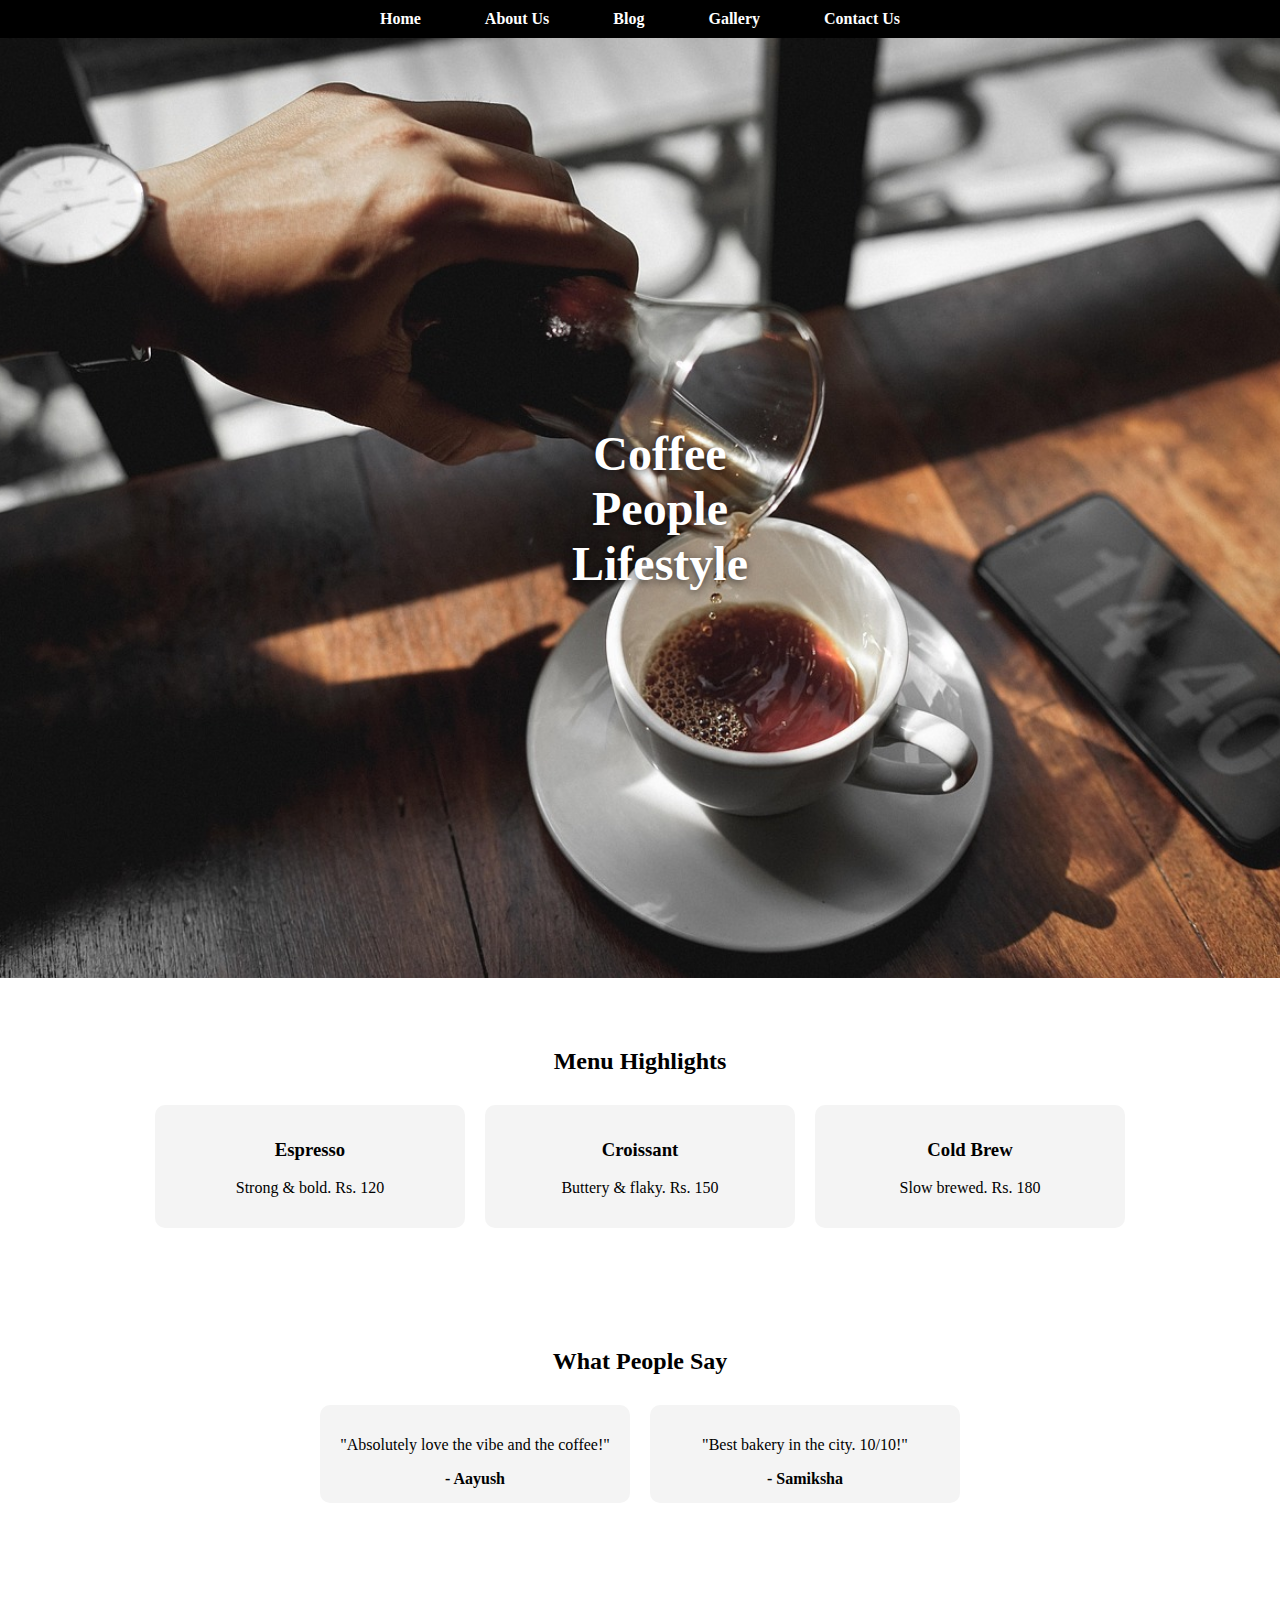
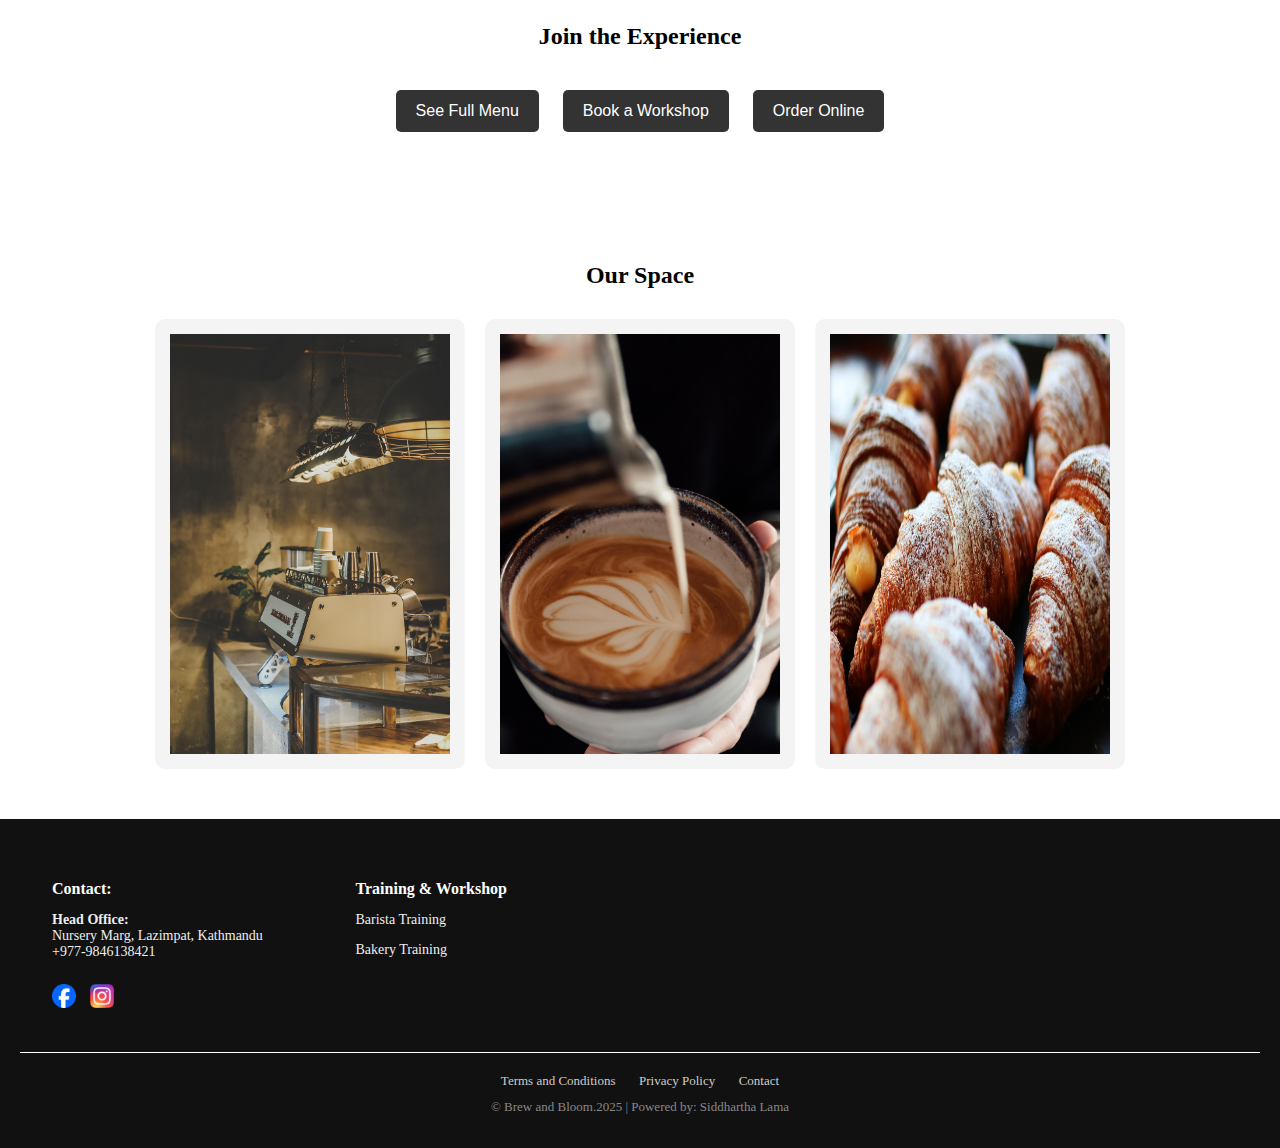
<file: Portfolio/Final/index.html>
<!DOCTYPE html>
<html lang="en">
<head>
    <!-- Meta tags for encoding and responsiveness -->
    <meta charset="UTF-8">
    <meta name="viewport" content="width=device-width, initial-scale=1.0">
    
    <!-- Page title -->
    <title>Brew and Bloom</title>

    <!-- Linking external CSS -->
    <link rel="stylesheet" href="style.css">
</head>
<body>

    <!-- Navigation bar -->
    <nav>
        <ul>
            <li><a href="#">Home</a></li>
            <li><a href="about.html">About Us </a></li>
            <li><a href="Blog.html">Blog</a></li>
            <li><a href="gallery.html">Gallery</a></li>
            <li><a href="contact.html">Contact Us</a></li>
        </ul>
    </nav>
       
    <!-- Hero/Main section with headline -->
    <section class="i-main">
        <div class="main-text">
            <h1>Coffee<br>People<br>Lifestyle</h1> <!-- Added line breaks for better readability -->
        </div>
    </section>

    <!-- Menu Highlights Section -->
    <section id="menu" class="section">
        <h2>Menu Highlights</h2>
        <div class="menu-items">
            <div>
                <h3>Espresso</h3>
                <p>Strong & bold. Rs. 120</p>
            </div>
            <div>
                <h3>Croissant</h3>
                <p>Buttery & flaky. Rs. 150</p>
            </div>
            <div>
                <h3>Cold Brew</h3>
                <p>Slow brewed. Rs. 180</p>
            </div>
        </div>
    </section>
    
    <!-- Testimonials Section -->
    <section id="testimonials" class="section">
        <h2>What People Say</h2>
        <div class="testimonials">
            <div>
                <p>"Absolutely love the vibe and the coffee!"</p>
                <strong>- Aayush</strong>
            </div>
            <div>
                <p>"Best bakery in the city. 10/10!"</p>
                <strong>- Samiksha</strong>
            </div>
        </div>
    </section>
    
    <!-- Call to Action Section -->
    <section id="cta" class="section">
        <h2>Join the Experience</h2>
        <div class="cta-buttons">
            <!-- This onclick won't work as expected, should be: onclick="location.href='contact.html'" -->
            <button onclick="location.href='contact.html'">See Full Menu</button>
            <button>Book a Workshop</button>
            <button>Order Online</button>
        </div>
    </section>
    
    <!-- Gallery Section -->
    <section id="gallery" class="section">
        <h2>Our Space</h2>
        <div class="gallery">
            <img src="images/cafe-7454951_1280.jpg" width="280" alt="Cafe Interior">
            <img src="images/coffee-8388244_1280.jpg" width="280" alt="Coffee Art">
            <img src="images/bread-4077812_1280.jpg" width="280" alt="Baked Goods">
        </div>
    </section>

    <!-- Footer Section -->
    <footer>
        <div class="footer-wrapper">
            <div class="footer-top">
                <!-- (Reserved space or layout purpose, currently empty) -->
            </div>

            <!-- Contact Information -->
            <div class="footer-section">
                <h4>Contact:</h4>
                <p><strong>Head Office:</strong><br>Nursery Marg, Lazimpat, Kathmandu<br>+977-9846138421</p>

                <!-- Social Media Icons -->
                <div class="social-icons">
                    <a href="#"><img src="images/2023_Facebook_icon.svg.webp" alt="Facebook" /></a>
                    <a href="#"><img src="images/Instagram_logo_2016.svg.webp" alt="Instagram" /></a>
                </div>
            </div>

            <!-- Training Information -->
            <div class="footer-section">
                <h4>Training & Workshop</h4>
                <p>Barista Training</p>
                <p>Bakery Training</p>
            </div>
        </div>
      
        <!-- Footer Bottom Links -->
        <div class="footer-bottom">
            <div class="footer-links">
                <a href="#">Terms and Conditions</a>
                <a href="#">Privacy Policy</a>
                <a href="#">Contact</a>
            </div>
            <p>© Brew and Bloom.2025 | Powered by: Siddhartha Lama</p>
        </div>
    </footer>

</body>
</html>
</file>
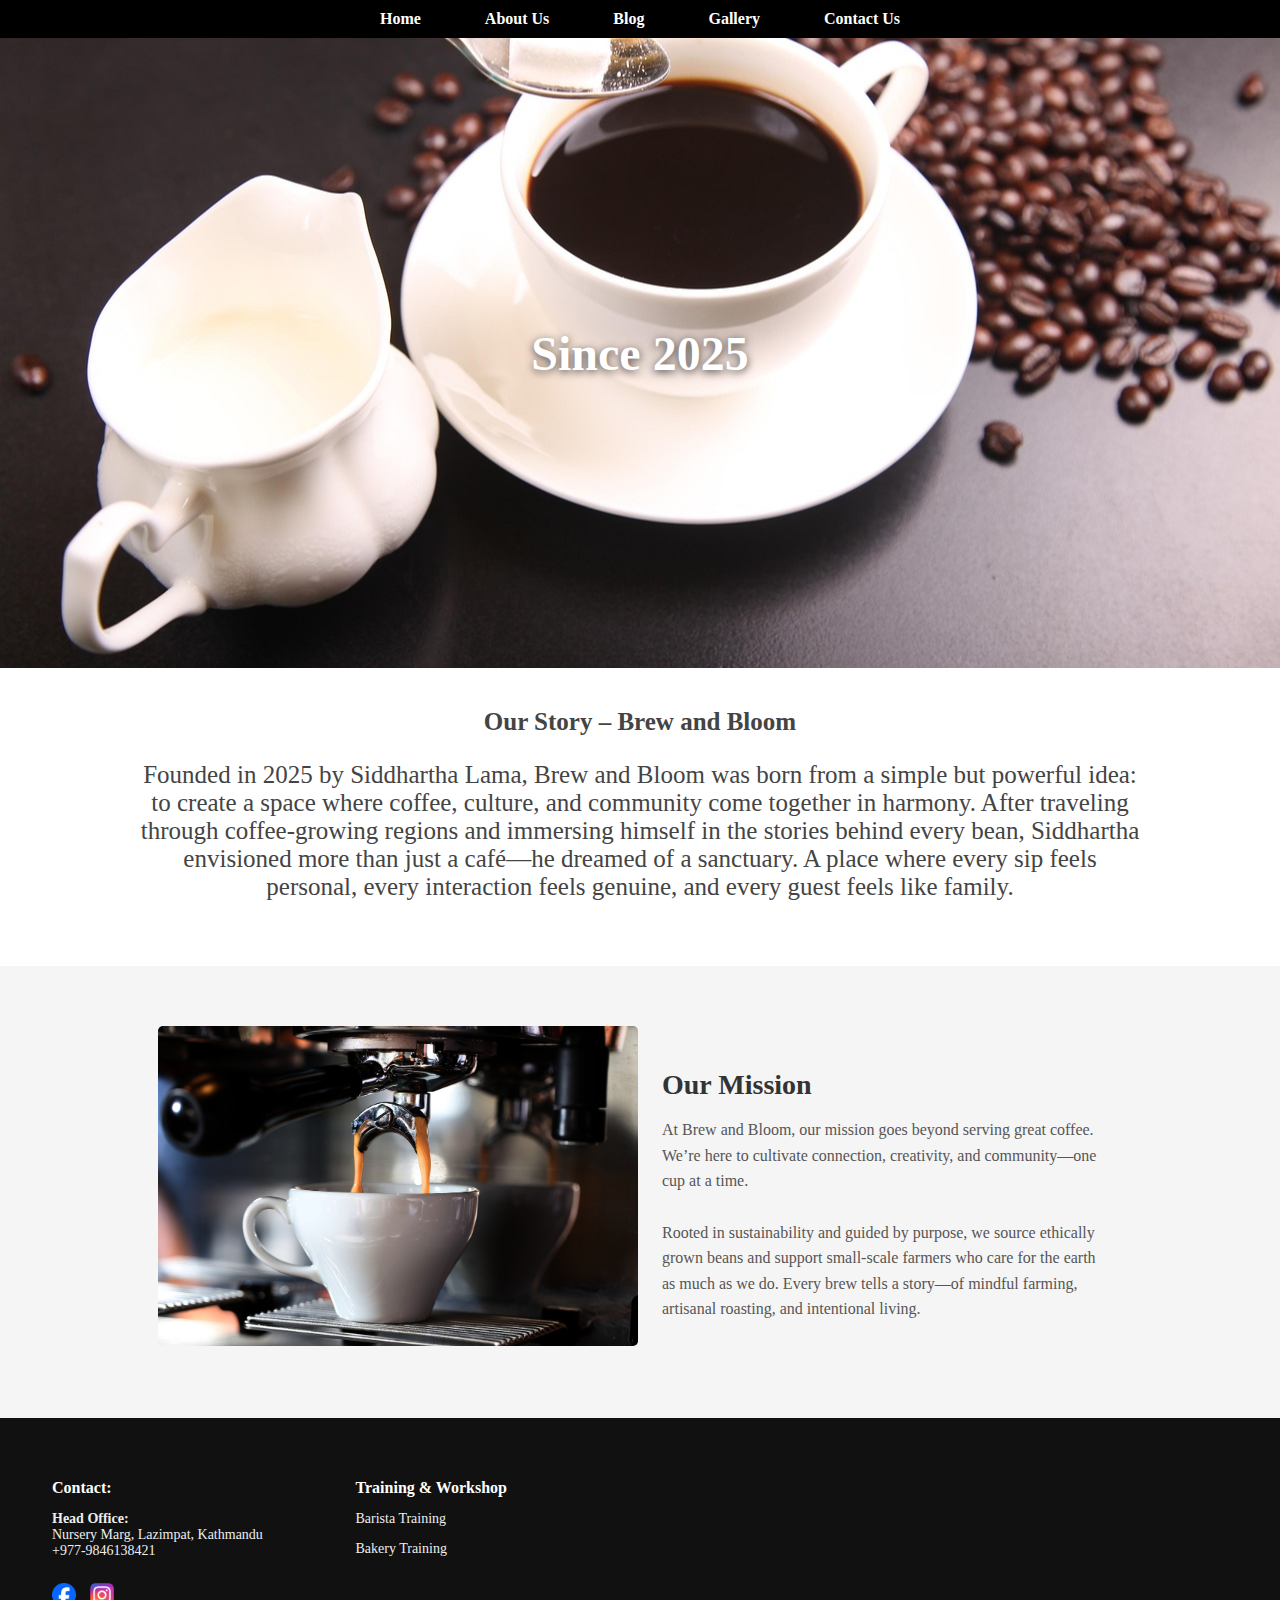
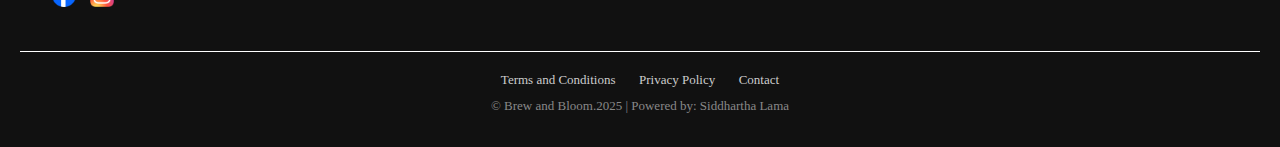
<file: Portfolio/Final/about.html>
<html lang="en">
<head>
    <!-- Meta settings for character encoding and responsive design -->
    <meta charset="UTF-8">
    <meta name="viewport" content="width=device-width, initial-scale=1.0">
    
    <title>About Us</title>

    <!-- Link to shared external stylesheet -->
    <link rel="stylesheet" href="style.css">
</head>
<body>

    <!-- === NAVIGATION BAR === -->
    <nav>
        <ul>
            <!-- Navigation links to other pages -->
            <li><a href="index.html">Home</a></li>
            <li><a href="about.html">About Us</a></li>
            <li><a href="Blog.html">Blog</a></li>
            <li><a href="gallery.html">Gallery</a></li>
            <li><a href="contact.html">Contact Us</a></li>
        </ul>
    </nav>

    <!-- === HERO SECTION WITH BACKGROUND IMAGE === -->
    <section class="hero">
        <div class="overlay-text">
            <h1>Since 2025</h1> <!-- Business founding year displayed over hero image -->
        </div>
    </section>

    <!-- === ABOUT US DESCRIPTION SECTION === -->
    <section class="about-text">
        <strong>Our Story – Brew and Bloom</strong><br>
        <p>
            Founded in 2025 by Siddhartha Lama, Brew and Bloom was born from a simple but powerful idea: 
            to create a space where coffee, culture, and community come together in harmony.
            After traveling through coffee-growing regions and immersing himself in the stories behind every bean, 
            Siddhartha envisioned more than just a café—he dreamed of a sanctuary. A place where every sip feels personal, 
            every interaction feels genuine, and every guest feels like family.
        </p>
    </section>

    <!-- === MISSION STATEMENT SECTION WITH IMAGE AND TEXT === -->
    <section class="mission-section">
        <div class="mission-container">
            <!-- Mission-related image -->
            <div class="mission-image">
                <img src="images/coffee-4334647_1280.jpg" alt="Image">
            </div>
            
            <!-- Mission text content -->
            <div class="mission-text">
                <h2>Our Mission</h2>
                <p>
                    At Brew and Bloom, our mission goes beyond serving great coffee. 
                    We’re here to cultivate connection, creativity, and community—one cup at a time.
                    <br><br>
                    Rooted in sustainability and guided by purpose, we source ethically grown beans 
                    and support small-scale farmers who care for the earth as much as we do. 
                    Every brew tells a story—of mindful farming, artisanal roasting, and intentional living.
                </p>
            </div>
        </div>
    </section>

    <!-- === FOOTER SECTION === -->
    <footer>
        <div class="footer-wrapper">

            <!-- Optional top section for logos or newsletter in the future -->
            <div class="footer-top">
            </div>

            <!-- Contact details -->
            <div class="footer-section">
                <h4>Contact:</h4>
                <p><strong>Head Office:</strong><br>Nursery Marg, Lazimpat, Kathmandu<br>+977-9846138421</p>

                <!-- Social media icons -->
                <div class="social-icons">
                    <a href="#"><img src="images/2023_Facebook_icon.svg.webp" alt="Facebook" /></a>
                    <a href="#"><img src="images/Instagram_logo_2016.svg.webp" alt="Instagram" /></a>
                </div>
            </div>

            <!-- Training programs -->
            <div class="footer-section">
                <h4>Training & Workshop</h4>
                <p>Barista Training</p>
                <p>Bakery Training</p>
            </div>
        </div>

        <!-- Bottom footer with legal links -->
        <div class="footer-bottom">
            <div class="footer-links">
                <a href="#">Terms and Conditions</a>
                <a href="#">Privacy Policy</a>
                <a href="#">Contact</a>
            </div>
            <p>© Brew and Bloom.2025 | Powered by: Siddhartha Lama</p>
        </div>
    </footer>

</body>
</html>
</file>
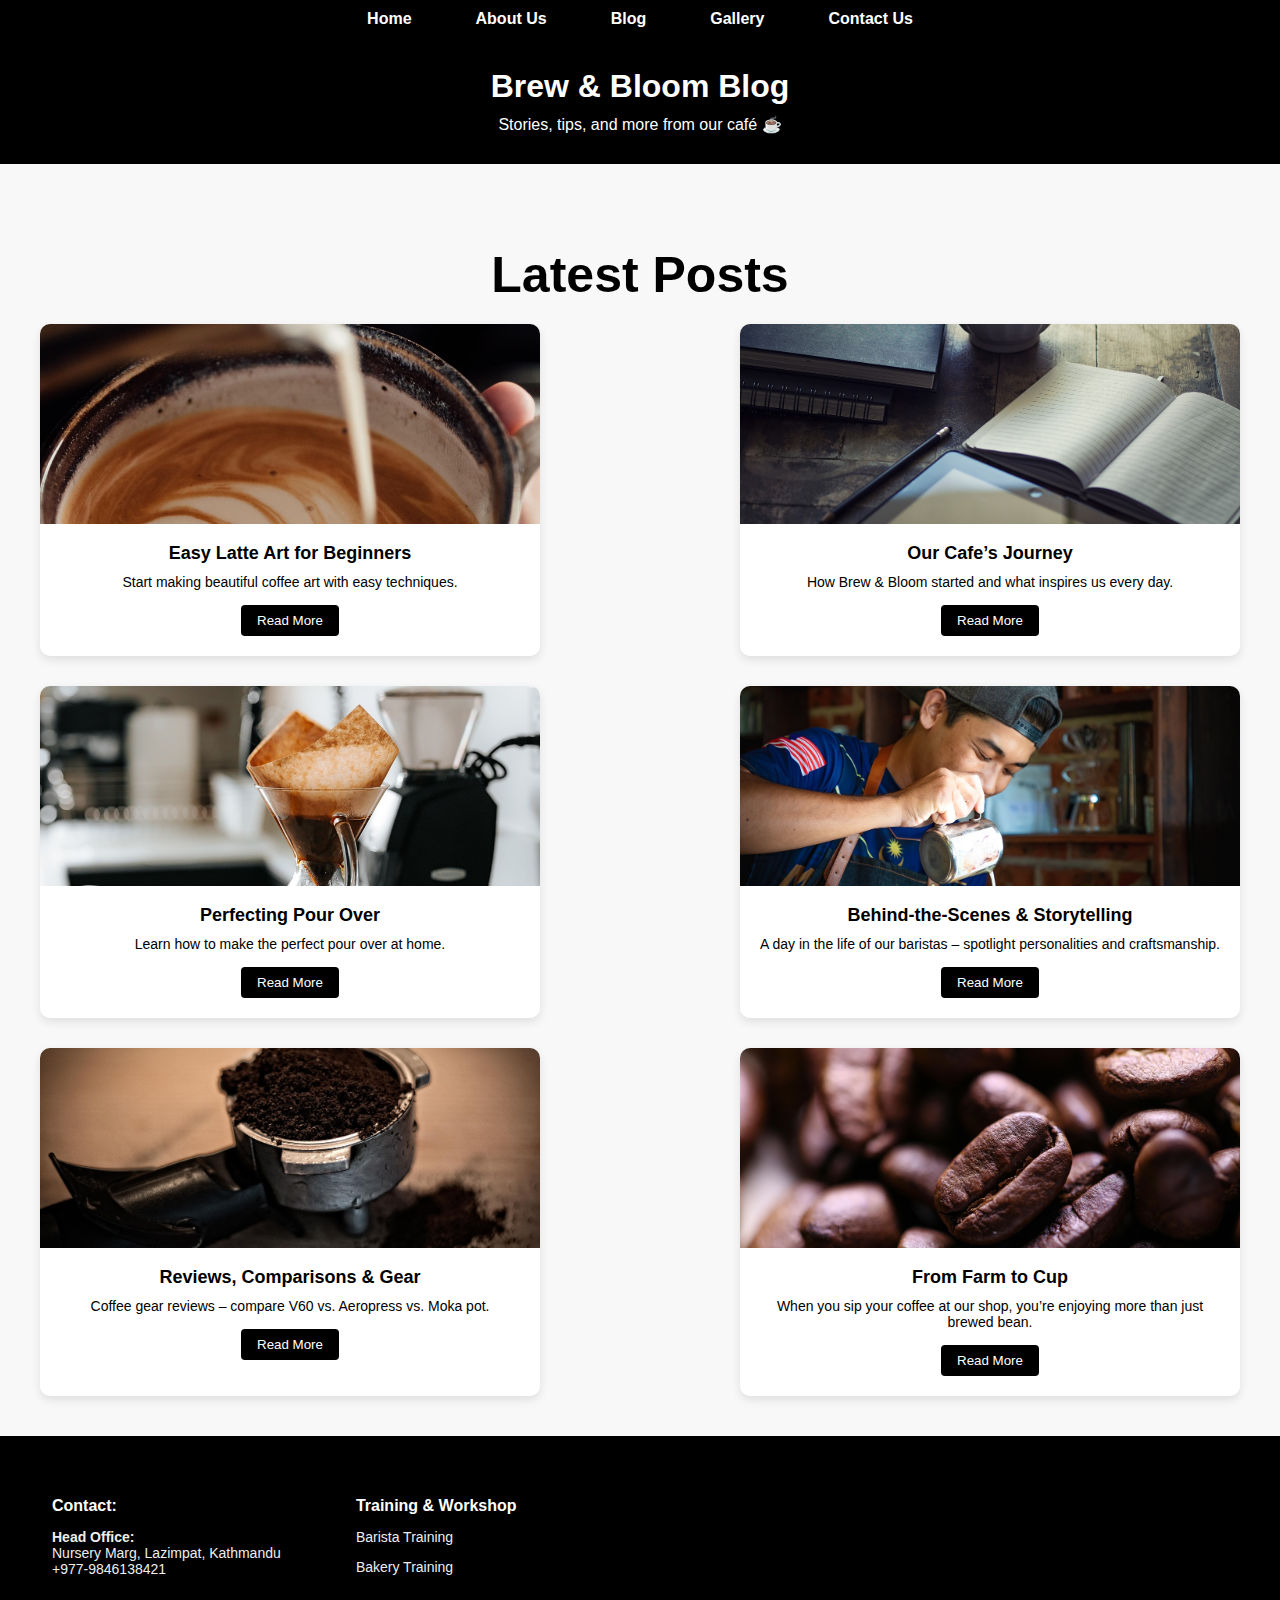
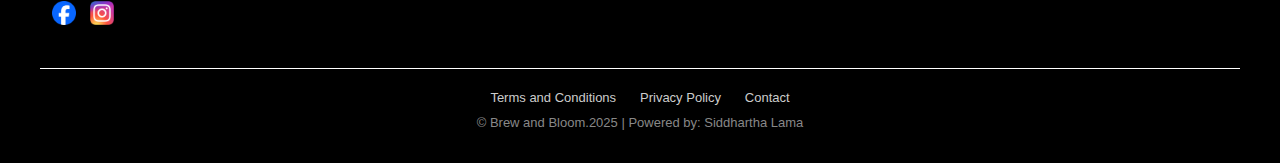
<file: Portfolio/Final/Blog.html>
<!DOCTYPE html>
<html lang="en">
<head>
  <!-- Meta tags for responsiveness and encoding -->
  <meta charset="UTF-8">
  <meta name="viewport" content="width=device-width, initial-scale=1.0">
  <title>Blog</title>

  <!-- Link to external blog-specific CSS -->
  <link rel="stylesheet" href="css/blog.css">
</head>
<body>

  <!-- === NAVIGATION BAR === -->
  <nav>
    <ul>
      <li><a href="index.html">Home</a></li>
      <li><a href="about.html">About Us</a></li>
      <li><a href="Blog.html">Blog</a></li>
      <li><a href="gallery.html">Gallery</a></li>
      <li><a href="contact.html">Contact Us</a></li>
    </ul>
  </nav>

  <!-- === HEADER SECTION === -->
  <header>
    <h1>Brew & Bloom Blog</h1>
    <p>Stories, tips, and more from our café ☕</p>
  </header>

  <!-- === BLOG POST LISTINGS SECTION === -->
  <section class="blog-section">
    <h2>Latest Posts</h2>

    <!-- Container for all blog cards -->
    <div class="blog-container">

      <!-- === INDIVIDUAL BLOG POST CARD === -->
      <div class="blog-card">
        <img src="images/coffee-8388244_1280.jpg" alt="Latte Art" />
        <h3>Easy Latte Art for Beginners</h3>
        <p>Start making beautiful coffee art with easy techniques.</p>
        <button>Read More</button>
      </div>

      <div class="blog-card">
        <img src="images/diary-968592_1280.jpg" alt="Cafe Journey" />
        <h3>Our Cafe’s Journey</h3>
        <p>How Brew & Bloom started and what inspires us every day.</p>
        <button>Read More</button>
      </div>

      <div class="blog-card">
        <img src="images/coffee-5252372_1280.jpg" alt="Pour Over Coffee" />
        <h3>Perfecting Pour Over</h3>
        <p>Learn how to make the perfect pour over at home.</p>
        <button>Read More</button>
      </div>

      <div class="blog-card">
        <img src="images/barista-4841593_1280.jpg" alt="Behind-the-Scenes & Storytelling" />
        <h3>Behind-the-Scenes & Storytelling</h3>
        <p>A day in the life of our baristas – spotlight personalities and craftsmanship.</p>
        <button>Read More</button>
      </div>

      <div class="blog-card">
        <img src="images/coofee gear.jpg" alt="Reviews, Comparisons & Gear" />
        <h3>Reviews, Comparisons & Gear</h3>
        <p>Coffee gear reviews – compare V60 vs. Aeropress vs. Moka pot.</p>
        <button>Read More</button>
      </div>

      <div class="blog-card">
        <img src="images/roasted beans.jpg" alt="Meet the Beans" />
        <h3>From Farm to Cup</h3>
        <p>When you sip your coffee at our shop, you’re enjoying more than just brewed bean.</p>
        <button>Read More</button>
      </div>

    </div>
  </section>

  <!-- === FOOTER SECTION === -->
  <footer>
    <div class="footer-wrapper">

      <!-- Footer top: contact & training -->
      <div class="footer-top">
        <!-- Can be used for future header content or logos -->
      </div>

      <!-- Contact Information -->
      <div class="footer-section">
        <h4>Contact:</h4>
        <p><strong>Head Office:</strong><br>Nursery Marg, Lazimpat, Kathmandu<br>+977-9846138421</p>
        <div class="social-icons">
          <a href="#"><img src="images/2023_Facebook_icon.svg.webp" alt="Facebook" /></a>
          <a href="#"><img src="images/Instagram_logo_2016.svg.webp" alt="Instagram" /></a>
        </div>
      </div>

      <!-- Training Program Info -->
      <div class="footer-section">
        <h4>Training & Workshop</h4>
        <p>Barista Training</p>
        <p>Bakery Training</p>
      </div>

      <!-- Footer bottom: legal links -->
      <div class="footer-bottom">
        <div class="footer-links">
          <a href="#">Terms and Conditions</a>
          <a href="#">Privacy Policy</a>
          <a href="#">Contact</a>
        </div>
        <p>© Brew and Bloom.2025 | Powered by: Siddhartha Lama</p>
      </div>

    </div>
  </footer>

</body>
</html>
</file>
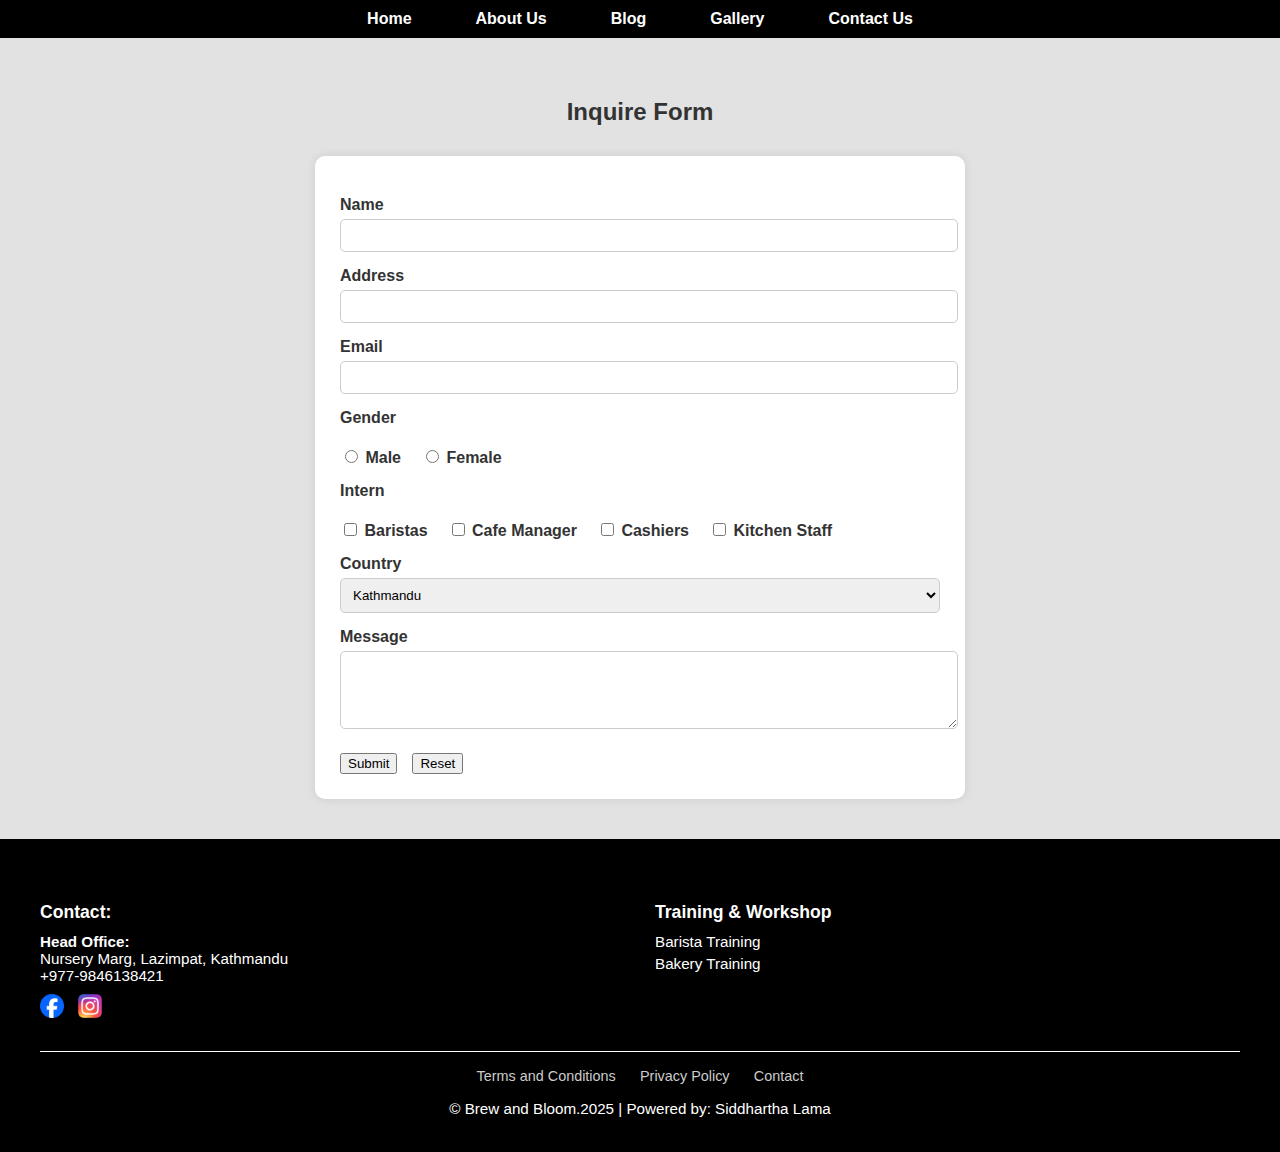
<file: Portfolio/Final/contact.html>
<!DOCTYPE html>
<html lang="en">
<head>
  <!-- Basic page metadata -->
  <meta charset="UTF-8" />
  <meta name="viewport" content="width=device-width, initial-scale=1.0"/>
  <title>Contact Us | Brew and Bloom</title>
  
  <!-- Link to external stylesheet -->
  <link rel="stylesheet" href="css/contact.css" />
</head>
<body>

  <!-- === NAVIGATION BAR === -->
  <nav>
    <ul>
      <li><a href="index.html">Home</a></li>
      <li><a href="about.html">About Us</a></li>
      <li><a href="Blog.html">Blog</a></li>
      <li><a href="gallery.html">Gallery</a></li>
      <li><a href="contact.html">Contact Us</a></li>
    </ul>
  </nav>

  <!-- === CONTACT FORM SECTION === -->
  <section class="contact-form-section">
    <h2>Inquire Form</h2>

    <!-- Contact form begins -->
    <form action="#" method="post" class="contact-form">
      
      <!-- Name Input -->
      <label for="name">Name</label>
      <input type="text" id="name" name="name" required>

      <!-- Address Input -->
      <label for="address">Address</label>
      <input type="text" id="address" name="address" required>

      <!-- Email Input -->
      <label for="email">Email</label>
      <input type="email" id="email" name="email" required>

      <!-- Gender Selection -->
      <label>Gender</label>
      <div class="checkbox-group">
        <label><input type="radio" name="gender" value="male"> Male</label>
        <label><input type="radio" name="gender" value="female"> Female</label>
      </div>

      <!-- Internship Preference (Multiple checkboxes allowed) -->
      <label>Intern</label>
      <div class="checkbox-group">
        <label><input type="checkbox" name="intern[]" value="baristas"> Baristas</label>
        <label><input type="checkbox" name="intern[]" value="manager"> Cafe Manager</label>
        <label><input type="checkbox" name="intern[]" value="cashiers"> Cashiers</label>
        <label><input type="checkbox" name="intern[]" value="kitchen"> Kitchen Staff</label>
      </div>

      <!-- Country/Location Dropdown -->
      <label for="country">Country</label>
      <select id="country" name="country">
        <option value="Nepal">Kathmandu</option>
        <option value="Pokhara">Pokhara</option>
        <option value="Lalitpur">Lalitpur</option>
      </select>

      <!-- Message Text Area -->
      <label for="message">Message</label>
      <textarea id="message" name="message" rows="4"></textarea>

      <!-- Submit and Reset Buttons -->
      <div class="form-buttons">
        <input type="submit" value="Submit" onclick="submitAlert()">
        <input type="reset" value="Reset" onclick="resetAlert()">
      </div>
    </form>
  </section>

  <!-- === FOOTER SECTION === -->
  <footer>
    <div class="footer-wrapper">

      <!-- Top part of footer with contact and training info -->
      <div class="footer-top">

        <!-- Contact Info -->
        <div class="footer-section">
          <h4>Contact:</h4>
          <p><strong>Head Office:</strong><br>Nursery Marg, Lazimpat, Kathmandu<br>+977-9846138421</p>

          <!-- Social Media Icons -->
          <div class="social-icons">
            <a href="#"><img src="images/2023_Facebook_icon.svg.webp" alt="Facebook" /></a>
            <a href="#"><img src="images/Instagram_logo_2016.svg.webp" alt="Instagram" /></a>
          </div>
        </div>

        <!-- Training Programs -->
        <div class="footer-section">
          <h4>Training & Workshop</h4>
          <p>Barista Training</p>
          <p>Bakery Training</p>
        </div>

      </div>

      <!-- Bottom part of footer with links and copyright -->
      <div class="footer-bottom">
        <div class="footer-links">
          <a href="#">Terms and Conditions</a>
          <a href="#">Privacy Policy</a>
          <a href="contact.html">Contact</a>
        </div>
        <p>© Brew and Bloom.2025 | Powered by: Siddhartha Lama</p>
      </div>

    </div>
  </footer>

  <!-- === JAVASCRIPT ALERTS FOR FORM BUTTONS === -->
  <script>
    function submitAlert() {
      alert("Form submitted successfully!");
    }

    function resetAlert() {
      alert("Form reset successfully!");
    }
  </script>

</body>
</html>
</file>
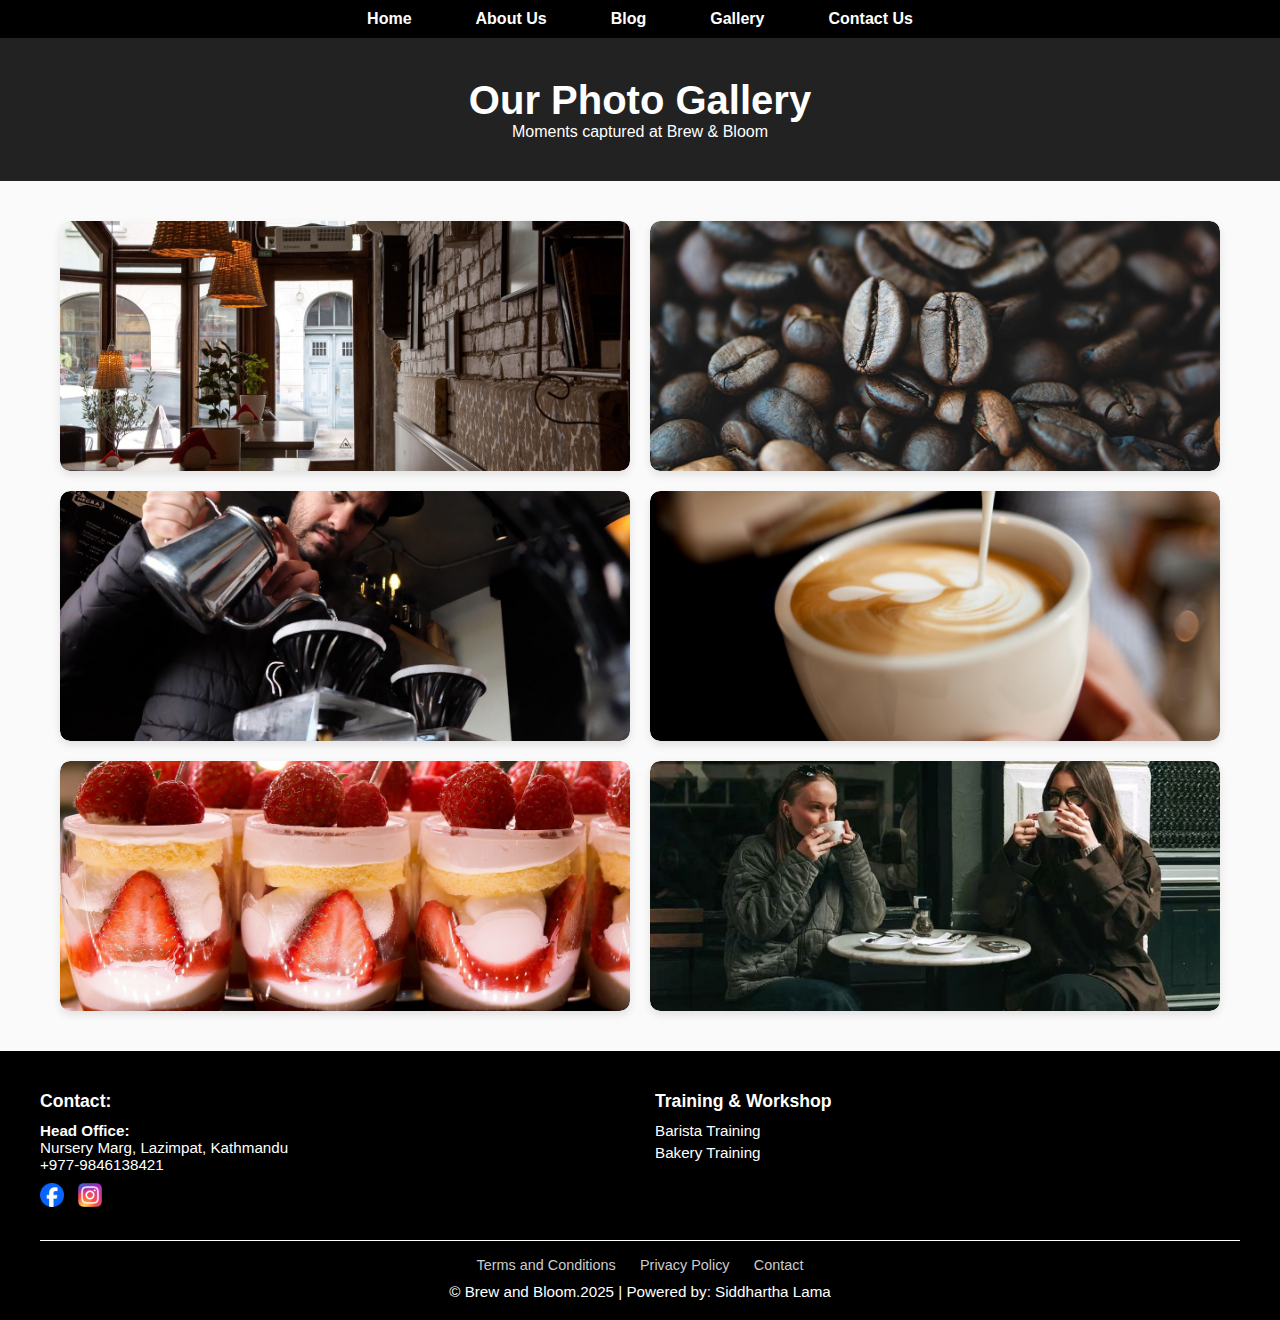
<file: Portfolio/Final/gallery.html>
<!DOCTYPE html>
<html lang="en">
<head>
  <meta charset="UTF-8">
  <title>Gallery</title>
  <meta name="viewport" content="width=device-width, initial-scale=1.0">
  
  <!-- Link to external CSS -->
  <link rel="stylesheet" href="css/gallery.css">
</head>
<body>

  <!-- === NAVIGATION BAR === -->
  <nav>
    <ul>
      <li><a href="index.html">Home</a></li>
      <li><a href="about.html">About Us</a></li>
      <li><a href="Blog.html">Blog</a></li>
      <li><a href="gallery.html">Gallery</a></li>
      <li><a href="contact.html">Contact Us</a></li>
    </ul>
  </nav>

  <!-- === PAGE HEADER === -->
  <header>
    <h1>Our Photo Gallery</h1>
    <p>Moments captured at Brew & Bloom</p>
  </header>

  <!-- === GALLERY SECTION === -->
  <section class="gallery-container">
    <!-- Each image is wrapped in a link for full-size preview -->
    <div class="gallery-item">
      <a href="images/ambience.jpg" target="_blank">
        <img src="images/ambience.jpg" alt="Our Ambience">
      </a>
    </div>

    <div class="gallery-item">
      <a href="images/coffee beans.jpg" target="_blank">
        <img src="images/coffee beans.jpg" alt="Our beans">
      </a>
    </div>

    <div class="gallery-item">
      <a href="images/barista.jpg" target="_blank">
        <img src="images/barista.jpg" alt="Barista at work.">
      </a>
    </div>

    <div class="gallery-item">
      <a href="images/latte-art-2431160_1280.jpg" target="_blank">
        <img src="images/latte-art-2431160_1280.jpg" alt="Latte Art Workshop!">
      </a>
    </div>

    <div class="gallery-item">
      <a href="images/sweets-4454098_1280.jpg" target="_blank">
        <img src="images/sweets-4454098_1280.jpg" alt="Sweets">
      </a>
    </div>

    <div class="gallery-item">
      <a href="images/company.jpg" target="_blank">
        <img src="images/company.jpg" alt="Coffee Drinking">
      </a>
    </div>
  </section>

  <!-- === FOOTER SECTION === -->
  <footer>
    <div class="footer-wrapper">

      <!-- Footer Top (Contact + Training Info) -->
      <div class="footer-top">

        <!-- Contact Info -->
        <div class="footer-section">
          <h4>Contact:</h4>
          <p><strong>Head Office:</strong><br>Nursery Marg, Lazimpat, Kathmandu<br>+977-9846138421</p>

          <!-- Social Media Icons -->
          <div class="social-icons">
            <a href="#"><img src="images/2023_Facebook_icon.svg.webp" alt="Facebook" /></a>
            <a href="#"><img src="images/Instagram_logo_2016.svg.webp" alt="Instagram" /></a>
          </div>
        </div>

        <!-- Training Info -->
        <div class="footer-section">
          <h4>Training & Workshop</h4>
          <p>Barista Training</p>
          <p>Bakery Training</p>
        </div>

      </div>

      <!-- Footer Bottom (Links + Copyright) -->
      <div class="footer-bottom">
        <div class="footer-links">
          <a href="#">Terms and Conditions</a>
          <a href="#">Privacy Policy</a>
          <a href="contact.html">Contact</a>
        </div>
        <p>© Brew and Bloom.2025 | Powered by: Siddhartha Lama</p>
      </div>

    </div>
  </footer>

</body>
</html>
</file>
<file: Portfolio/Final/css/blog.css>
/* ===== Global Styles ===== */
body {
  font-family: Arial, sans-serif; /* Sets a clean and modern font */
  background-color: #f8f8f8; /* Light background for the body */
  margin: 0;
  padding: 0;
  color: black; /* Default text color */
}

/* ===== Navigation Bar ===== */
nav {
  background-color: black;
  padding: 10px 0;
  position: sticky; /* Keeps navbar fixed at the top when scrolling */
  top: 0;
}

nav ul {
  list-style-type: none; /* Removes default list bullet */
  margin: 0;
  padding: 0;
  display: flex; /* Aligns items horizontally */
  justify-content: center; /* Centers nav items */
  position: sticky;
}

nav ul li {
  margin: 0 20px; /* Spacing between nav links */
}

nav ul li a {
  text-decoration: none;
  color: white;
  font-weight: bold;
  font-size: 16px;
  padding: 8px 12px;
  transition: background 0.3s, color 0.3s; /* Smooth hover effects */
}

nav ul li a:hover {
  background-color: white; /* Invert colors on hover */
  color: #333;
  border-radius: 5px;
}

/* ===== Header Section ===== */
header {
  background-color: black;
  color: white;
  text-align: center;
  padding: 30px 10px;
}

header h1 {
  margin: 0;
  font-size: 2em;
}

header p {
  margin: 10px 0 0;
}

/* ===== Blog Header Section ===== */
.blog-header {
  background-color: #000;
  color: #fff;
  text-align: center;
  padding: 40px 20px 20px;
}

.blog-header h1 {
  font-size: 36px;
}

.blog-header p {
  font-size: 16px;
  margin-top: 10px;
}

/* ===== Blog Section ===== */
.blog-section {
  padding: 40px;
}

.blog-section h2 {
  font-size: 50px;
  margin-bottom: 20px;
  text-align: center;
}

/* Blog card grid layout - 2 cards per row */
.blog-container {
  display: flex;
  flex-wrap: wrap;
  gap: 30px;
  justify-content: space-between;
}

/* Individual blog card styling */
.blog-card {
  background-color: #fff;
  width: calc(50% - 15px); /* Two cards per row with gap */
  max-width: 500px;
  border-radius: 10px;
  box-shadow: 0 4px 10px rgba(0, 0, 0, 0.1); /* Soft shadow */
  padding-bottom: 20px;
  overflow: hidden;
  text-align: center;
}

.blog-card img {
  width: 100%;
  height: 200px;
  object-fit: cover; /* Ensures image fills card neatly */
}

.blog-card h3 {
  margin: 15px 0 10px;
  font-size: 18px;
}

.blog-card p {
  font-size: 14px;
  margin: 0 15px 15px;
}

.blog-card button {
  background-color: #000;
  color: #fff;
  border: none;
  padding: 8px 16px;
  cursor: pointer;
  border-radius: 4px;
}

.blog-card button:hover {
  background-color: #333;
}

/* ===== Footer Section ===== */
footer {
  background-color: black;
  color: #eee;
  padding: 40px 20px 20px;
  font-size: 14px;
}

.footer-wrapper {
  max-width: 1200px;
  margin: auto;
}

.footer-top {
  text-align: center;
}

/* Footer information blocks */
.footer-section {
  display: inline-block;
  vertical-align: top;
  width: 23%;
  margin: 0 1%;
  text-align: left;
}

.footer-section h4 {
  color: #fff;
  margin-bottom: 12px;
  font-size: 16px;
}

.social-icons img {
  width: 24px;
  margin-right: 10px;
  margin-top: 10px;
}

.store-badge {
  width: 140px;
  margin: 10px 0;
}

/* Footer bottom section with links and copyright */
.footer-bottom {
  text-align: center;
  margin-top: 40px;
  border-top: 1px solid white;
  padding-top: 20px;
}

.footer-links a {
  color: #ccc;
  margin: 0 10px;
  text-decoration: none;
  font-size: 13px;
}

.footer-bottom p {
  color: #888;
  margin-top: 10px;
  font-size: 13px;
}

/* ===== Misc Section (possibly a form section title) ===== */
.i-form h1 {
  font-size: 40px;
  color: black;
  margin-bottom: 20px;
}
</file>
<file: Portfolio/Final/css/contact.css>
/* ====== BASE STYLES ====== */
body {
  font-family: Arial, sans-serif; /* Sets a clean sans-serif font */
  background-color: #f9f9f9; /* Light background for the entire page */
  color: #333; /* Dark text for contrast */
  margin: 0;
  padding: 0;
}

/* ====== NAVIGATION BAR STYLING ====== */
nav {
  background-color: black; /* Solid black navbar background */
  padding: 10px 0;
  position: sticky; /* Keeps navbar visible while scrolling */
  top: 0;
}

nav ul {
  list-style-type: none; /* Removes bullet points */
  margin: 0;
  padding: 0;
  display: flex; /* Aligns menu items horizontally */
  justify-content: center; /* Centers menu items */
  position: sticky;
}

nav ul li {
  margin: 0 20px; /* Spacing between each menu item */
}

nav ul li a {
  text-decoration: none;
  color: white;
  font-weight: bold;
  font-size: 16px;
  padding: 8px 12px;
  transition: background 0.3s, color 0.3s; /* Smooth hover transition */
}

nav ul li a:hover {
  background-color: white; /* Hover effect: white background */
  color: #333; /* Dark text on hover */
  border-radius: 5px; /* Rounded corners on hover */
}

/* ====== CONTACT FORM SECTION ====== */
.contact-form-section {
  background-color: #e2e2e2; /* Light grey background for form section */
  padding: 40px 20px;
}

.contact-form-section h2 {
  text-align: center;
  margin-bottom: 30px;
}

/* Main contact form box */
.contact-form {
  max-width: 600px;
  background: #fff; /* White background for contrast */
  padding: 25px;
  border-radius: 10px;
  margin: 0 auto;
  box-shadow: 0 0 10px rgba(0,0,0,0.1); /* Subtle shadow */
}

.contact-form label {
  display: block;
  margin-top: 15px;
  font-weight: bold;
}

/* Input and textarea styling */
.contact-form input[type="text"],
.contact-form input[type="email"],
.contact-form select,
.contact-form textarea {
  width: 100%;
  padding: 8px;
  margin-top: 5px;
  border-radius: 5px;
  border: 1px solid #ccc;
}

/* Grouping radio and checkbox options */
.contact-form .checkbox-group {
  display: flex;
  gap: 20px;
  flex-wrap: wrap;
  margin-top: 5px;
}

/* Submit and Reset button container */
.contact-form .form-buttons {
  margin-top: 20px;
  display: flex;
  gap: 15px;
}

/* Button styles */
.contact-form button {
  padding: 10px 20px;
  border: none;
  background: #000;
  color: #fff;
  border-radius: 5px;
  cursor: pointer;
}

.contact-form button:hover {
  background-color: #333; /* Slightly lighter on hover */
}

/* ====== FOOTER STYLING ====== */
footer {
  background-color: black;
  color: white;
  padding: 40px 20px 20px;
  font-size: 0.95rem;
}

.footer-wrapper {
  max-width: 1200px;
  margin: auto;
}

/* Top part of footer with contact & training info */
.footer-top {
  display: grid;
  grid-template-columns: repeat(auto-fit, minmax(250px, 1fr)); /* Responsive grid */
  gap: 30px;
  margin-bottom: 30px;
}

.footer-section h4 {
  margin-bottom: 10px;
  font-size: 1.1rem;
}

.footer-section p {
  margin: 5px 0;
}

/* ====== SOCIAL ICONS ====== */
.social-icons {
  margin-top: 10px;
}

.social-icons a img {
  width: 24px;
  margin-right: 10px;
  transition: transform 0.3s ease;
}

.social-icons a:hover img {
  transform: scale(1.1); /* Zoom on hover */
}

/* ====== FOOTER BOTTOM ====== */
.footer-bottom {
  border-top: 1px solid white;
  padding-top: 15px;
  text-align: center;
}

.footer-links {
  margin-bottom: 10px;
}

.footer-links a {
  color: #ccc;
  margin: 0 10px;
  text-decoration: none;
  font-size: 0.9rem;
}

.footer-links a:hover {
  text-decoration: underline;
  color: #fff; /* Highlights on hover */
}
</file>
<file: Portfolio/Final/style.css>
/* === RESET & BASE STYLES === */
/* Remove default margin/padding and set background */
html, body {
  margin: 0;
  padding: 0;
  background-color: white; /* Optional: ensures clean background behind elements */
}

/* === NAVIGATION BAR === */
nav {
  background-color: black;
  padding: 10px 0;
  position: sticky; /* Sticks navbar to top on scroll */
  top: 0;
  z-index: 1000; /* Ensures it appears above other content */
  width: 100%;
}

nav ul {
  list-style-type: none;
  margin: 0;
  padding: 0;
  display: flex;
  justify-content: center; /* Center nav items */
  width: 100%;
}

nav ul li {
  margin: 0 20px;
}

nav ul li a {
  text-decoration: none;
  color: white;
  font-weight: bold;
  font-size: 16px;
  padding: 8px 12px;
  transition: background 0.3s, color 0.3s;
}

nav ul li a:hover {
  background-color: white;
  color: #333;
  border-radius: 5px;
}

/* === MAIN HERO SECTION === */
.i-main {
  background-image: url('images/coffee-5082544_1280.jpg');
  background-size: cover;
  background-position: center;
  height: 100vh; /* Full viewport height */
  width: 100%;
  display: flex;
  justify-content: center;
  align-items: center;
  text-align: center;
  padding: 20px;
}

.main-text h1 {
  font-size: 3rem;
  color: white;
  font-weight: bold;
  text-shadow: 0px 2px 8px rgba(0, 0, 0, 0.7); /* For readability over background */
}

/* Utility class for dual-column text layout */
.mission-text {
  display: inline-block;
  vertical-align: top;
  width: 48%;
  box-sizing: border-box;
}

/* Headings default */
h1 {
  font-size: 36px;
  color: #333;
  text-align: center;
  margin: 20px 0;
}

/* === ALTERNATE HERO/HEADER SECTION === */
.hero {
  background: url('images/coffee-563797_1280.jpg') no-repeat center center/cover;
  height: 70vh;
  display: flex;
  align-items: center;
  justify-content: center;
  position: relative;
}

.overlay-text h1 {
  font-size: 3rem;
  color: white;
  font-weight: bold;
  text-shadow: 0px 2px 8px rgba(0, 0, 0, 0.7);
}

/* === ABOUT TEXT SECTION === */
.about-text {
  padding: 40px 60px;
  text-align: center;
  max-width: 1000px;
  margin: auto;
  font-size: 25px;
  color: #444;
}

/* === MISSION SECTION === */
.mission-section {
  background-color: #f5f5f5;
  padding: 60px 20px;
}

.mission-container {
  max-width: 1000px;
  margin: auto;
  text-align: center;
}

.mission-image,
.mission-text {
  display: inline-block;
  vertical-align: top;
  width: 48%;
  box-sizing: border-box;
}

.mission-image img {
  width: 100%;
  height: auto;
  border-radius: 5px;
}

.mission-text {
  padding: 20px;
  text-align: left;
}

.mission-text h2 {
  font-size: 28px;
  color: #333;
  margin-bottom: 15px;
}

.mission-text p {
  font-size: 16px;
  color: #555;
  line-height: 1.6;
}

/* === UNIVERSAL SECTION STYLING (Menu, Testimonials, Gallery, CTA) === */
.section {
  padding: 50px 20px;
  max-width: 1000px;
  margin: auto;
}

.section h2 {
  text-align: center;
  margin-bottom: 30px;
}

.menu-items, .testimonials, .gallery {
  display: flex;
  gap: 20px;
  flex-wrap: wrap;
  justify-content: center;
}

.menu-items div,
.testimonials div,
.gallery img {
  background: #f4f4f4;
  padding: 15px;
  border-radius: 10px;
  width: 280px;
  text-align: center;
}

/* === CALL TO ACTION BUTTONS === */
.cta-buttons {
  text-align: center;
  margin-top: 30px;
}

.cta-buttons button {
  background-color: #333;
  color: white;
  border: none;
  padding: 12px 20px;
  margin: 10px;
  border-radius: 5px;
  cursor: pointer;
  font-size: 16px;
}

/* === FOOTER SECTION === */
footer {
  background-color: #111;
  color: #eee;
  padding: 40px 20px 20px;
  font-size: 14px;
}

.footer-wrapper {
  max-width: 1200px;
  margin: auto;
}

.footer-top {
  text-align: center; /* Reserved space for future top content */
}

/* Footer columns */
.footer-section {
  display: inline-block;
  vertical-align: top;
  width: 23%;
  margin: 0 1%;
  text-align: left;
}

.footer-section h4 {
  color: #fff;
  margin-bottom: 12px;
  font-size: 16px;
}

/* Social Media Icons */
.social-icons img {
  width: 24px;
  margin-right: 10px;
  margin-top: 10px;
}

/* App store / play store badge (if used) */
.store-badge {
  width: 140px;
  margin: 10px 0;
}

/* Bottom Footer Bar */
.footer-bottom {
  text-align: center;
  margin-top: 40px;
  border-top: 1px solid white;
  padding-top: 20px;
}

.footer-links a {
  color: #ccc;
  margin: 0 10px;
  text-decoration: none;
  font-size: 13px;
}

.footer-bottom p {
  color: #888;
  margin-top: 10px;
  font-size: 13px;
}

/* === FORM HEADING STYLING === */
.i-form h1 {
  font-size: 40px;
  color: black;
  margin-bottom: 20px;
}

/* === SERVICES SECTION BOX STYLE === */
.services {
  padding: 20px;
  background-color: #f7f7f7;
  border: 1px solid #ddd;
  border-radius: 10px;
  box-shadow: 0 0 10px rgba(0,0,0,0); /* Consider adding real shadow if needed */
}
</file>
<file: Portfolio/Final/css/gallery.css>
/* ===== RESET AND BASE STYLES ===== */
* {
  box-sizing: border-box; /* Ensures padding/margin do not exceed element width */
  margin: 0;
  padding: 0;
}

body {
  font-family: Arial, sans-serif;
  background-color: #fafafa; /* Light background for a clean feel */
  color: #333; /* Dark text for readability */
}

/* ===== HEADER STYLING ===== */
header {
  text-align: center;
  padding: 40px 20px;
  background-color: #222; /* Dark background for contrast */
  color: white;
}

header h1 {
  font-size: 2.5rem;
}

/* ===== NAVIGATION BAR ===== */
nav {
  background-color: black;
  padding: 10px 0;
  position: sticky; /* Keeps nav bar fixed on scroll */
  top: 0;
}

nav ul {
  list-style-type: none;
  margin: 0;
  padding: 0;
  display: flex; /* Horizontal layout */
  justify-content: center; /* Center menu items */
  position: sticky;
}

nav ul li {
  margin: 0 20px;
}

nav ul li a {
  text-decoration: none;
  color: white;
  font-weight: bold;
  font-size: 16px;
  padding: 8px 12px;
  transition: background 0.3s, color 0.3s; /* Smooth hover effect */
}

nav ul li a:hover {
  background-color: white;
  color: #333;
  border-radius: 5px; /* Rounded background on hover */
}

/* ===== GALLERY GRID SECTION ===== */
.gallery-container {
  max-width: 1200px;
  margin: 40px auto;
  padding: 0 20px;
  display: grid;
  grid-template-columns: repeat(2, 1fr); /* 2-column grid layout */
  gap: 20px; /* Space between items */
}

.gallery-item {
  overflow: hidden;
  border-radius: 10px;
  box-shadow: 0 4px 8px rgba(0,0,0,0.1); /* Light shadow effect */
  transition: transform 0.3s ease; /* Animation on hover */
}

.gallery-item img {
  width: 100%;
  height: 250px;
  display: block;
  object-fit: cover; /* Ensures images cover the box proportionally */
  border-radius: 10px;
  transition: transform 0.3s ease;
}

.gallery-item:hover img {
  transform: scale(1.05); /* Zoom effect on hover */
}

/* ===== FOOTER SECTION ===== */
footer {
  background-color: black;
  color: white;
  padding: 40px 20px 20px;
  font-size: 0.95rem;
}

.footer-wrapper {
  max-width: 1200px;
  margin: auto;
}

/* Top section with contact/training/social links */
.footer-top {
  display: grid;
  grid-template-columns: repeat(auto-fit, minmax(250px, 1fr)); /* Responsive columns */
  gap: 30px;
  margin-bottom: 30px;
}

.footer-section h4 {
  margin-bottom: 10px;
  font-size: 1.1rem;
}

.footer-section p {
  margin: 5px 0;
}

/* Social media icon styles */
.social-icons {
  margin-top: 10px;
}

.social-icons a img {
  width: 24px;
  margin-right: 10px;
  transition: transform 0.3s ease;
}

.social-icons a:hover img {
  transform: scale(1.1); /* Slight zoom on hover */
}

/* Bottom section with legal links */
.footer-bottom {
  border-top: 1px solid white;
  padding-top: 15px;
  text-align: center;
}

.footer-links {
  margin-bottom: 10px;
}

.footer-links a {
  color: #ccc;
  margin: 0 10px;
  text-decoration: none;
  font-size: 0.9rem;
}

.footer-links a:hover {
  text-decoration: underline;
  color: #fff;
}
</file>
